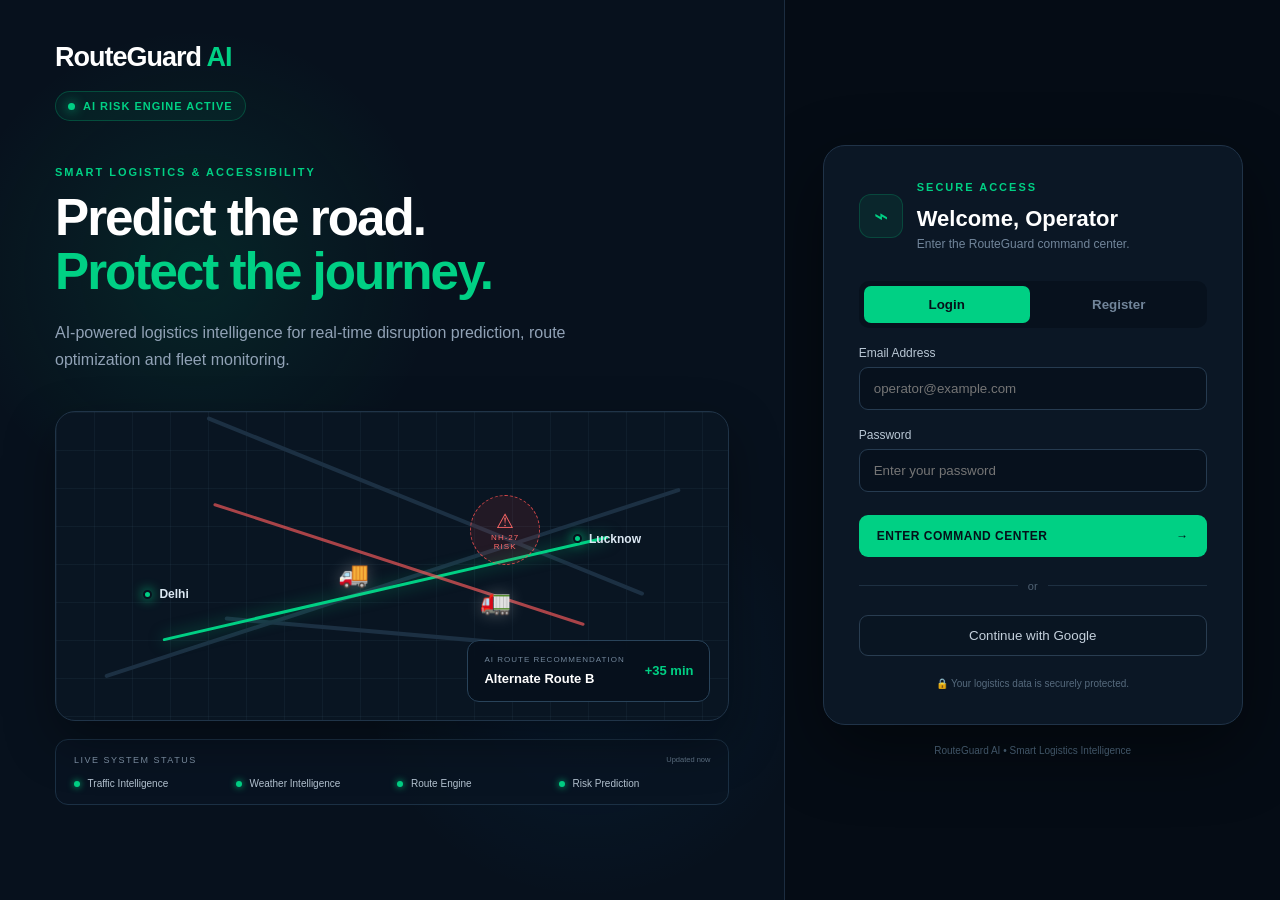
<file: index.html>
<!DOCTYPE html>
<html lang="en">

<head>
    <meta charset="UTF-8">
    <meta name="viewport" content="width=device-width, initial-scale=1.0">

    <title>RouteGuard AI | Control Room</title>

    <link rel="stylesheet" href="style.css">
</head>

<body>

    <div class="control-room">

        <!-- LEFT: AI INTELLIGENCE -->
        <section class="intelligence">

            <div class="brand">
                RouteGuard <span>AI</span>
            </div>

            <div class="live-status">
                <span></span>
                AI RISK ENGINE ACTIVE
            </div>

            <div class="hero-text">
                <p class="eyebrow">SMART LOGISTICS & ACCESSIBILITY</p>

                <h1>
                    Predict the road.<br>
                    <span>Protect the journey.</span>
                </h1>

                <p>
                    AI-powered logistics intelligence for real-time
                    disruption prediction, route optimization and
                    fleet monitoring.
                </p>
            </div>


            <!-- MAP -->
            <div class="map-preview">

                <div class="map-grid"></div>

                <div class="road road-one"></div>
                <div class="road road-two"></div>
                <div class="road road-three"></div>

                <div class="route safe-route"></div>
                <div class="route danger-route"></div>

                <div class="location delhi">
                    <span></span>
                    Delhi
                </div>

                <div class="location lucknow">
                    <span></span>
                    Lucknow
                </div>

                <div class="truck truck-one">🚚</div>
                <div class="truck truck-two">🚛</div>

                <div class="danger-zone">
                    ⚠
                    <small>NH-27<br>RISK</small>
                </div>

                <div class="route-card">

                    <div>
                        <small>AI ROUTE RECOMMENDATION</small>
                        <strong>Alternate Route B</strong>
                    </div>

                    <div class="delay">
                        +35 min
                    </div>

                </div>

            </div>


            <!-- SYSTEM STATUS -->
            <div class="system-panel">

                <div class="system-title">
                    <span>LIVE SYSTEM STATUS</span>
                    <small>Updated now</small>
                </div>

                <div class="systems">

                    <div>
                        <span class="online"></span>
                        Traffic Intelligence
                    </div>

                    <div>
                        <span class="online"></span>
                        Weather Intelligence
                    </div>

                    <div>
                        <span class="online"></span>
                        Route Engine
                    </div>

                    <div>
                        <span class="online"></span>
                        Risk Prediction
                    </div>

                </div>

            </div>

        </section>


        <!-- RIGHT: LOGIN -->
        <section class="access">

            <div class="access-box">

                <div class="access-header">

                    <div class="shield">⌁</div>

                    <div>
                        <p class="eyebrow">SECURE ACCESS</p>
                        <h2>Welcome, Operator</h2>
                        <p>Enter the RouteGuard command center.</p>
                    </div>

                </div>


                <!-- LOGIN / REGISTER -->
                <div class="tabs">

                    <button id="loginTab" class="active">
                        Login
                    </button>

                    <button id="registerTab">
                        Register
                    </button>

                </div>


                <form id="authForm">

                    <div id="nameField" class="hidden">

                        <label>Full Name</label>

                        <input
                            type="text"
                            placeholder="Enter your full name"
                        >

                    </div>


                    <label>Email Address</label>

                    <input
                        type="email"
                        placeholder="operator@example.com"
                        required
                    >


                    <label>Password</label>

                    <input
                        type="password"
                        placeholder="Enter your password"
                        required
                    >


                    <div class="role-section hidden" id="roleSection">

                        <label>Operator Role</label>

                        <select>

                            <option>Fleet Manager</option>
                            <option>Logistics Operator</option>
                            <option>Driver</option>
                            <option>Administrator</option>

                        </select>

                    </div>


                    <button type="submit" class="enter-btn">

                        <span>ENTER COMMAND CENTER</span>
                        →

                    </button>

                </form>


                <div class="divider">
                    <span>or</span>
                </div>


                <button class="google-btn">
                    Continue with Google
                </button>


                <p class="secure-note">
                    🔒 Your logistics data is securely protected.
                </p>

            </div>


            <footer>
                RouteGuard AI • Smart Logistics Intelligence
            </footer>

        </section>

    </div>


    <script src="script.js"></script>

</body>

</html>
</file>
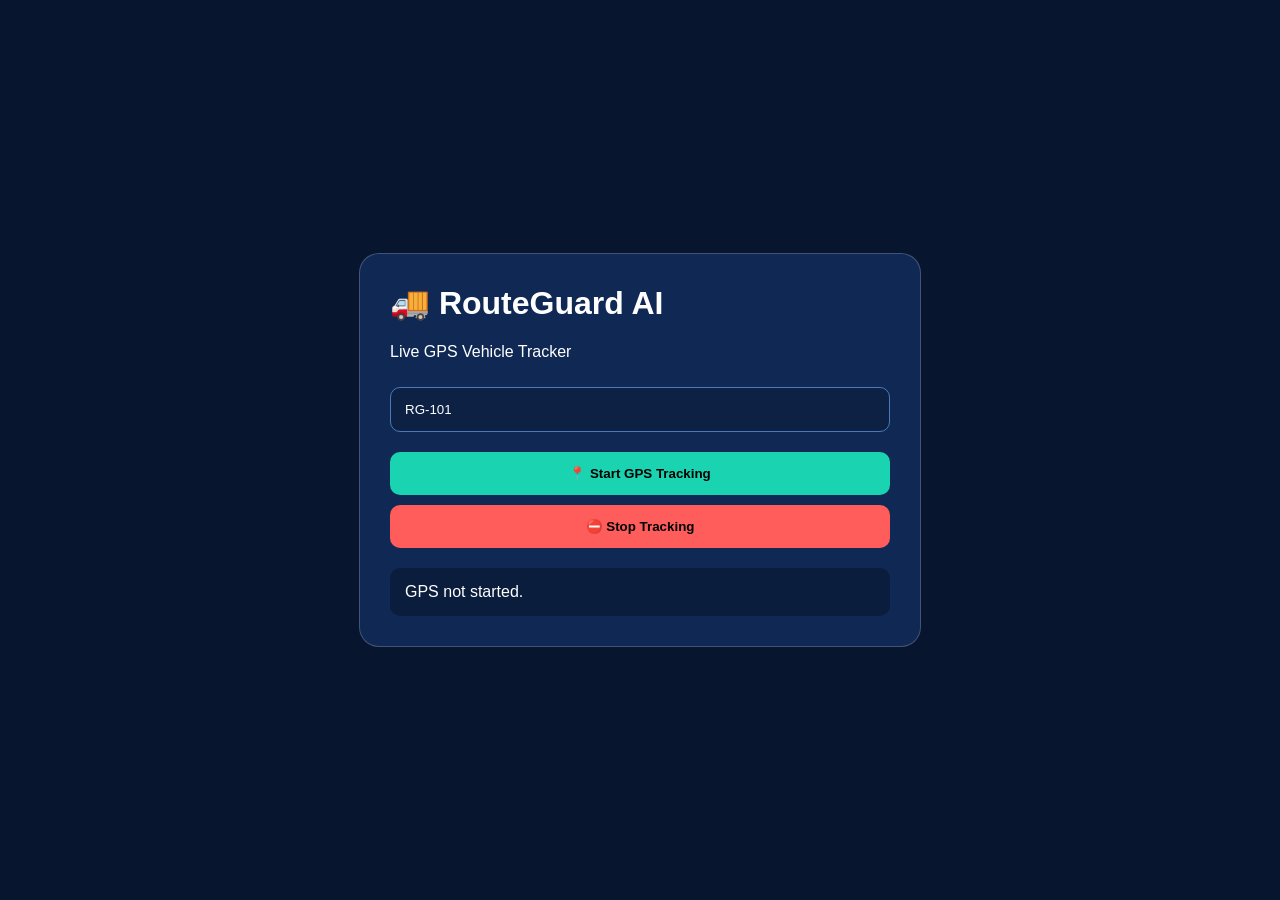
<file: gps.html>
<!DOCTYPE html>
<html lang="en">

<head>

    <meta charset="UTF-8">

    <meta
        name="viewport"
        content="width=device-width, initial-scale=1.0"
    >

    <title>RouteGuard AI | GPS</title>

    <style>

        body {
            margin: 0;
            font-family: Arial, sans-serif;
            background: #07152f;
            color: white;
            display: flex;
            justify-content: center;
            align-items: center;
            min-height: 100vh;
        }

        .card {
            width: 90%;
            max-width: 500px;
            padding: 30px;
            border-radius: 20px;
            background: rgba(20, 50, 100, 0.7);
            border: 1px solid rgba(255,255,255,0.2);
        }

        h1 {
            margin-top: 0;
        }

        input {
            width: 100%;
            box-sizing: border-box;
            padding: 14px;
            margin: 10px 0;
            border-radius: 10px;
            border: 1px solid #4d78b8;
            background: #0d2145;
            color: white;
        }

        button {
            width: 100%;
            padding: 14px;
            margin-top: 10px;
            border: none;
            border-radius: 10px;
            cursor: pointer;
            font-weight: bold;
        }

        #startBtn {
            background: #19d3b1;
        }

        #stopBtn {
            background: #ff5c5c;
        }

        #status {
            margin-top: 20px;
            padding: 15px;
            border-radius: 10px;
            background: #0b1d3c;
        }

    </style>

</head>


<body>

<div class="card">

    <h1>🚚 RouteGuard AI</h1>

    <p>
        Live GPS Vehicle Tracker
    </p>

    <input
        id="vehicleId"
        type="text"
        value="RG-101"
        placeholder="Vehicle ID"
    >

    <button
        id="startBtn"
        onclick="startTracking()"
    >
        📍 Start GPS Tracking
    </button>

    <button
        id="stopBtn"
        onclick="stopTracking()"
    >
        ⛔ Stop Tracking
    </button>

    <div id="status">
        GPS not started.
    </div>

</div>


<script>

const BACKEND_URL =
    window.location.origin;

let watchId = null;


// ==========================================
// START GPS
// ==========================================

function startTracking() {

    if (!navigator.geolocation) {

        updateStatus(
            "❌ This browser does not support GPS."
        );

        return;
    }


    const vehicleId =
        document
            .getElementById("vehicleId")
            .value
            .trim();


    if (!vehicleId) {

        updateStatus(
            "❌ Enter Vehicle ID."
        );

        return;
    }


    updateStatus(
        "📡 Requesting GPS permission..."
    );


    watchId =
        navigator.geolocation.watchPosition(

            position => {

                sendLocation(
                    vehicleId,
                    position
                );

            },

            error => {

                console.error(error);

                updateStatus(
                    "❌ GPS Error: " +
                    error.message
                );

            },

            {
                enableHighAccuracy: true,

                maximumAge: 5000,

                timeout: 10000

            }

        );

}


// ==========================================
// SEND GPS TO BACKEND
// ==========================================

async function sendLocation(
    vehicleId,
    position
) {

    const latitude =
        position.coords.latitude;

    const longitude =
        position.coords.longitude;

    const speed =
        position.coords.speed;

    const heading =
        position.coords.heading;


    updateStatus(

        "📡 Sending real GPS location..." +

        "<br><br>" +

        "Latitude: " +
        latitude +

        "<br>" +

        "Longitude: " +
        longitude

    );


    try {

        const response =
            await fetch(

                BACKEND_URL +
                "/api/vehicles/location",

                {

                    method: "POST",

                    headers: {
                        "Content-Type":
                            "application/json"
                    },

                    body:
                        JSON.stringify({

                            vehicle_id:
                                vehicleId,

                            latitude:
                                latitude,

                            longitude:
                                longitude,

                            speed:
                                speed !== null
                                    ? speed * 3.6
                                    : null,

                            heading:
                                heading,

                            status:
                                "active"

                        })

                }

            );


        const data =
            await response.json();


        if (!response.ok) {

            throw new Error(
                data.error ||
                "Backend rejected GPS data."
            );

        }


        updateStatus(

            "🟢 LIVE GPS CONNECTED" +

            "<br><br>" +

            "Vehicle: " +
            vehicleId +

            "<br>" +

            "Latitude: " +
            latitude.toFixed(6) +

            "<br>" +

            "Longitude: " +
            longitude.toFixed(6) +

            "<br>" +

            "Updated: " +
            new Date().toLocaleTimeString()

        );


    }

    catch (error) {

        console.error(error);

        updateStatus(

            "❌ Backend connection failed." +

            "<br><br>" +

            error.message

        );

    }

}


// ==========================================
// STOP GPS
// ==========================================

function stopTracking() {

    if (
        watchId !== null
    ) {

        navigator.geolocation.clearWatch(
            watchId
        );

        watchId = null;

    }


    updateStatus(
        "⛔ GPS tracking stopped."
    );

}


// ==========================================
// STATUS UI
// ==========================================

function updateStatus(message) {

    document
        .getElementById("status")
        .innerHTML = message;

}

</script>

</body>

</html>
</file>
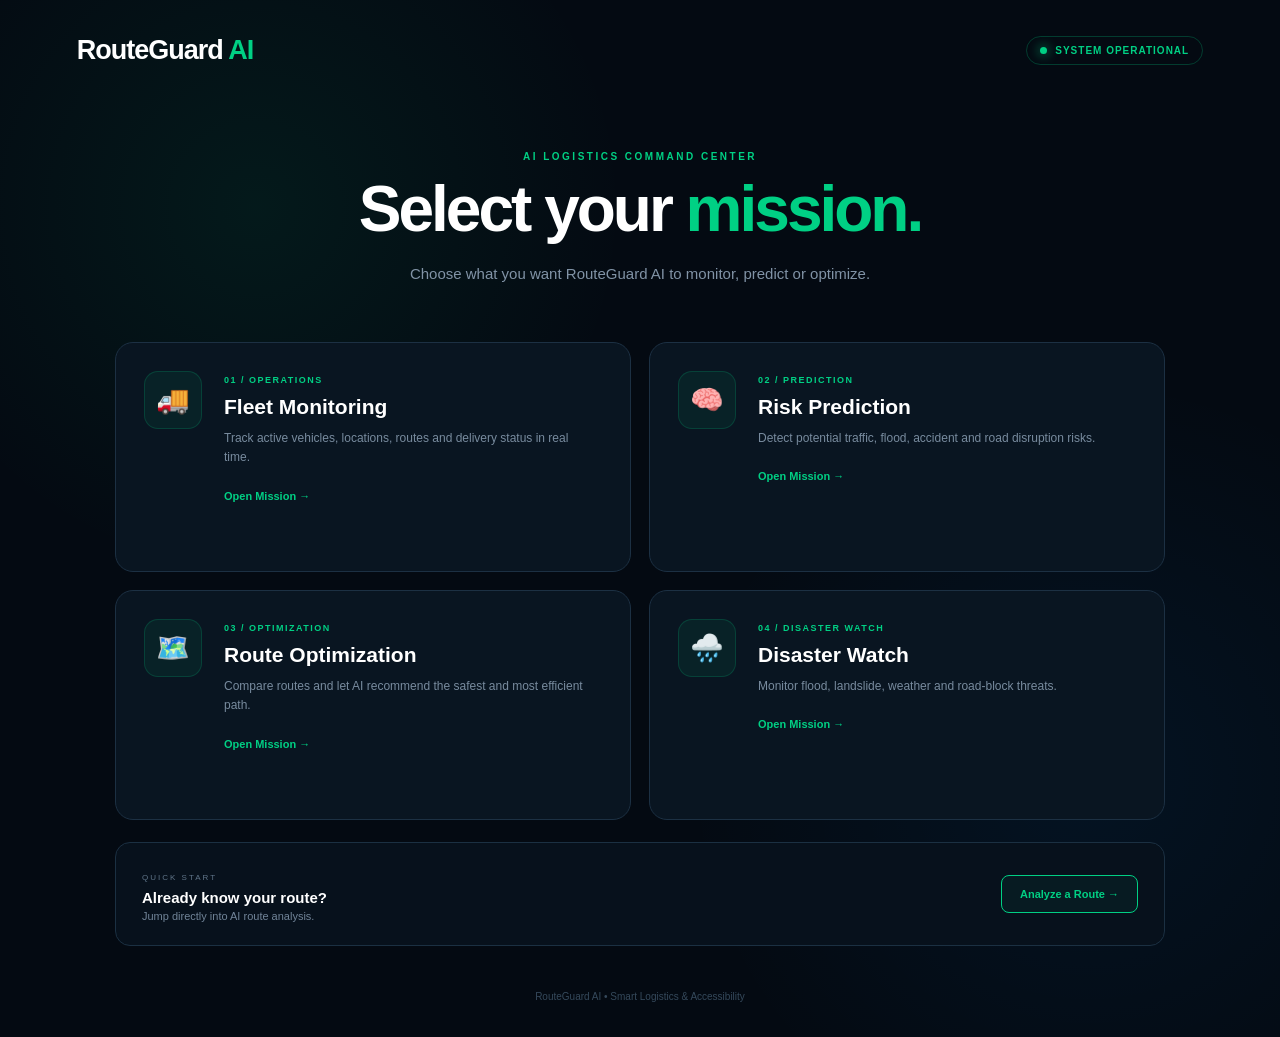
<file: mission.html>
<!DOCTYPE html>
<html lang="en">

<head>
    <meta charset="UTF-8">
    <meta name="viewport" content="width=device-width, initial-scale=1.0">

    <title>RouteGuard AI | Mission Select</title>

    <link rel="stylesheet" href="mission.css">
</head>

<body>

    <main class="mission-screen">

        <header class="topbar">

            <div class="brand">
                RouteGuard <span>AI</span>
            </div>

            <div class="system">
                <span></span>
                SYSTEM OPERATIONAL
            </div>

        </header>


        <section class="intro">

            <p class="eyebrow">
                AI LOGISTICS COMMAND CENTER
            </p>

            <h1>
                Select your <span>mission.</span>
            </h1>

            <p>
                Choose what you want RouteGuard AI to monitor,
                predict or optimize.
            </p>

        </section>


        <section class="missions">


            <!-- MISSION 1 -->

            <button class="mission-card">

                <div class="icon">
                    🚚
                </div>

                <div class="mission-content">

                    <span class="mission-number">
                        01 / OPERATIONS
                    </span>

                    <h2>
                        Fleet Monitoring
                    </h2>

                    <p>
                        Track active vehicles, locations,
                        routes and delivery status in real time.
                    </p>

                    <div class="mission-action">
                        Open Mission →
                    </div>

                </div>

            </button>


            <!-- MISSION 2 -->

            <button class="mission-card">

                <div class="icon">
                    🧠
                </div>

                <div class="mission-content">

                    <span class="mission-number">
                        02 / PREDICTION
                    </span>

                    <h2>
                        Risk Prediction
                    </h2>

                    <p>
                        Detect potential traffic, flood,
                        accident and road disruption risks.
                    </p>

                    <div class="mission-action">
                        Open Mission →
                    </div>

                </div>

            </button>


            <!-- MISSION 3 -->

            <button class="mission-card">

                <div class="icon">
                    🗺️
                </div>

                <div class="mission-content">

                    <span class="mission-number">
                        03 / OPTIMIZATION
                    </span>

                    <h2>
                        Route Optimization
                    </h2>

                    <p>
                        Compare routes and let AI recommend
                        the safest and most efficient path.
                    </p>

                    <div class="mission-action">
                        Open Mission →
                    </div>

                </div>

            </button>


            <!-- MISSION 4 -->

            <button class="mission-card">

                <div class="icon">
                    🌧️
                </div>

                <div class="mission-content">

                    <span class="mission-number">
                        04 / DISASTER WATCH
                    </span>

                    <h2>
                        Disaster Watch
                    </h2>

                    <p>
                        Monitor flood, landslide, weather
                        and road-block threats.
                    </p>

                    <div class="mission-action">
                        Open Mission →
                    </div>

                </div>

            </button>

        </section>


        <section class="quick-route">

            <div>
                <span>QUICK START</span>

                <h3>
                    Already know your route?
                </h3>

                <p>
                    Jump directly into AI route analysis.
                </p>
            </div>

            <button>
                Analyze a Route →
            </button>

        </section>


        <footer>
            RouteGuard AI • Smart Logistics & Accessibility
        </footer>

        <script src="mission.js"></script>

    </main>

</body>

</html>
</file>
<file: style.css>
* {
    margin: 0;
    padding: 0;
    box-sizing: border-box;
}

body {
    font-family: Arial, Helvetica, sans-serif;
    background: #050b14;
    color: #ffffff;
    min-height: 100vh;
    overflow-x: hidden;
}

.control-room {
    min-height: 100vh;
    display: grid;
    grid-template-columns: 1.35fr 0.85fr;
}


/* =========================
   LEFT INTELLIGENCE PANEL
========================= */

.intelligence {
    position: relative;
    padding: 42px 55px;
    overflow: hidden;
    border-right: 1px solid #1c2d40;
    background:
        radial-gradient(circle at 25% 30%, rgba(0, 208, 132, 0.10), transparent 28%),
        radial-gradient(circle at 75% 75%, rgba(0, 130, 255, 0.08), transparent 25%),
        #07111d;
}

.brand {
    font-size: 27px;
    font-weight: 800;
    letter-spacing: -1px;
}

.brand span {
    color: #00d084;
}

.live-status {
    display: inline-flex;
    align-items: center;
    gap: 8px;
    margin-top: 18px;
    padding: 8px 12px;
    border: 1px solid rgba(0, 208, 132, 0.25);
    border-radius: 20px;
    color: #00d084;
    background: rgba(0, 208, 132, 0.06);
    font-size: 11px;
    font-weight: 700;
    letter-spacing: 1px;
}

.live-status span {
    width: 7px;
    height: 7px;
    border-radius: 50%;
    background: #00d084;
    box-shadow: 0 0 12px #00d084;
    animation: pulse 1.5s infinite;
}

.hero-text {
    max-width: 650px;
    margin-top: 45px;
}

.eyebrow {
    color: #00d084;
    font-size: 11px;
    font-weight: 700;
    letter-spacing: 2px;
    margin-bottom: 13px;
}

.hero-text h1 {
    font-size: clamp(38px, 4vw, 62px);
    line-height: 1.05;
    letter-spacing: -2px;
}

.hero-text h1 span {
    color: #00d084;
}

.hero-text > p:last-child {
    max-width: 560px;
    margin-top: 20px;
    color: #91a2b6;
    line-height: 1.7;
}


/* =========================
   MAP
========================= */

.map-preview {
    position: relative;
    height: 310px;
    margin-top: 38px;
    overflow: hidden;
    border: 1px solid #203448;
    border-radius: 20px;
    background: #091522;
    box-shadow: 0 20px 50px rgba(0, 0, 0, 0.35);
}

.map-grid {
    position: absolute;
    inset: 0;

    background-image:
        linear-gradient(rgba(110, 145, 170, 0.07) 1px, transparent 1px),
        linear-gradient(90deg, rgba(110, 145, 170, 0.07) 1px, transparent 1px);

    background-size: 38px 38px;
}

.road {
    position: absolute;
    height: 4px;
    background: #1c3043;
    border-radius: 20px;
    transform: rotate(-18deg);
}

.road-one {
    width: 90%;
    top: 55%;
    left: 5%;
}

.road-two {
    width: 70%;
    top: 30%;
    left: 20%;
    transform: rotate(22deg);
}

.road-three {
    width: 60%;
    top: 72%;
    left: 25%;
    transform: rotate(5deg);
}

.route {
    position: absolute;
    height: 3px;
    border-radius: 20px;
    z-index: 2;
}

.safe-route {
    width: 68%;
    left: 15%;
    top: 57%;
    background: #00d084;
    box-shadow: 0 0 15px rgba(0, 208, 132, 0.6);
    transform: rotate(-13deg);
}

.danger-route {
    width: 58%;
    left: 22%;
    top: 49%;
    background: #ff5c5c;
    opacity: 0.65;
    transform: rotate(18deg);
}

.location {
    position: absolute;
    z-index: 5;
    display: flex;
    align-items: center;
    gap: 7px;
    color: #dce8f3;
    font-size: 12px;
    font-weight: 700;
}

.location span {
    width: 9px;
    height: 9px;
    background: #00d084;
    border: 2px solid #07111d;
    border-radius: 50%;
    box-shadow: 0 0 12px #00d084;
}

.delhi {
    left: 13%;
    top: 57%;
}

.lucknow {
    right: 13%;
    top: 39%;
}

.truck {
    position: absolute;
    z-index: 6;
    font-size: 25px;
    filter: drop-shadow(0 0 8px rgba(255,255,255,0.25));
}

.truck-one {
    left: 42%;
    top: 48%;
    animation: truckMove 5s ease-in-out infinite;
}

.truck-two {
    left: 63%;
    top: 57%;
    animation: truckMove 6s ease-in-out infinite reverse;
}

.danger-zone {
    position: absolute;
    z-index: 4;
    right: 28%;
    top: 27%;
    width: 70px;
    height: 70px;
    border: 1px dashed rgba(255, 82, 82, 0.8);
    border-radius: 50%;
    background: rgba(255, 70, 70, 0.10);
    display: flex;
    align-items: center;
    justify-content: center;
    flex-direction: column;
    color: #ff6868;
    font-size: 20px;
    animation: dangerPulse 2s infinite;
}

.danger-zone small {
    font-size: 8px;
    text-align: center;
    letter-spacing: 1px;
}


/* Route recommendation */

.route-card {
    position: absolute;
    right: 18px;
    bottom: 18px;
    z-index: 10;
    min-width: 235px;
    display: flex;
    align-items: center;
    justify-content: space-between;
    gap: 20px;
    padding: 14px 16px;
    border: 1px solid #29435a;
    border-radius: 12px;
    background: rgba(7, 17, 29, 0.92);
    backdrop-filter: blur(10px);
}

.route-card small {
    display: block;
    color: #73879b;
    font-size: 8px;
    letter-spacing: 1px;
    margin-bottom: 5px;
}

.route-card strong {
    font-size: 13px;
}

.delay {
    color: #00d084;
    font-weight: 800;
    font-size: 13px;
}


/* =========================
   SYSTEM STATUS
========================= */

.system-panel {
    margin-top: 18px;
    padding: 15px 18px;
    border: 1px solid #1b3044;
    border-radius: 13px;
    background: rgba(9, 21, 34, 0.8);
}

.system-title {
    display: flex;
    justify-content: space-between;
    color: #7f92a6;
    font-size: 9px;
    letter-spacing: 1.5px;
}

.system-title small {
    letter-spacing: 0;
    color: #5f7285;
}

.systems {
    display: grid;
    grid-template-columns: repeat(4, 1fr);
    gap: 10px;
    margin-top: 13px;
}

.systems div {
    color: #b5c4d2;
    font-size: 10px;
}

.online {
    display: inline-block;
    width: 6px;
    height: 6px;
    margin-right: 5px;
    border-radius: 50%;
    background: #00d084;
    box-shadow: 0 0 7px #00d084;
}


/* =========================
   RIGHT ACCESS PANEL
========================= */

.access {
    display: flex;
    flex-direction: column;
    justify-content: center;
    align-items: center;
    padding: 35px;
    background: #050c15;
}

.access-box {
    width: 100%;
    max-width: 420px;
    padding: 35px;
    border: 1px solid #203348;
    border-radius: 22px;
    background: #0b1725;
    box-shadow: 0 25px 70px rgba(0, 0, 0, 0.45);
}

.access-header {
    display: flex;
    gap: 14px;
    align-items: center;
}

.shield {
    width: 44px;
    height: 44px;
    display: flex;
    justify-content: center;
    align-items: center;
    border-radius: 12px;
    color: #00d084;
    background: rgba(0, 208, 132, 0.08);
    border: 1px solid rgba(0, 208, 132, 0.2);
    font-size: 24px;
}

.access-header h2 {
    font-size: 22px;
    margin-bottom: 5px;
}

.access-header p:last-child {
    color: #71859a;
    font-size: 12px;
}


/* Tabs */

.tabs {
    display: flex;
    gap: 6px;
    margin-top: 30px;
    padding: 5px;
    border-radius: 10px;
    background: #07111d;
}

.tabs button {
    flex: 1;
    border: none;
    padding: 11px;
    border-radius: 7px;
    color: #71859a;
    background: transparent;
    cursor: pointer;
    font-weight: 600;
}

.tabs button.active {
    color: #061019;
    background: #00d084;
}


/* Form */

label {
    display: block;
    margin: 18px 0 7px;
    color: #b9c7d4;
    font-size: 12px;
}

input,
select {
    width: 100%;
    padding: 13px 14px;
    outline: none;
    border: 1px solid #263b50;
    border-radius: 9px;
    color: white;
    background: #07111d;
}

input:focus,
select:focus {
    border-color: #00d084;
    box-shadow: 0 0 0 3px rgba(0, 208, 132, 0.06);
}

select {
    cursor: pointer;
}


/* Enter button */

.enter-btn {
    width: 100%;
    margin-top: 23px;
    padding: 14px;
    border: none;
    border-radius: 9px;
    display: flex;
    align-items: center;
    justify-content: space-between;
    padding-left: 18px;
    padding-right: 18px;
    background: #00d084;
    color: #041019;
    font-size: 12px;
    font-weight: 800;
    letter-spacing: 0.5px;
    cursor: pointer;
    transition: 0.2s;
}

.enter-btn:hover {
    transform: translateY(-2px);
    box-shadow: 0 10px 25px rgba(0, 208, 132, 0.2);
}


/* Divider */

.divider {
    display: flex;
    align-items: center;
    gap: 10px;
    margin: 23px 0;
    color: #506274;
    font-size: 11px;
}

.divider::before,
.divider::after {
    content: "";
    flex: 1;
    height: 1px;
    background: #1e3042;
}


/* Google */

.google-btn {
    width: 100%;
    padding: 12px;
    border: 1px solid #293d51;
    border-radius: 9px;
    color: #c4d0dc;
    background: #091522;
    cursor: pointer;
}

.google-btn:hover {
    border-color: #466078;
}


/* Footer */

.secure-note {
    margin-top: 22px;
    text-align: center;
    color: #566a7d;
    font-size: 10px;
}

footer {
    margin-top: 20px;
    color: #405466;
    font-size: 10px;
}


/* Hidden */

.hidden {
    display: none;
}


/* =========================
   ANIMATIONS
========================= */

@keyframes pulse {

    0%, 100% {
        opacity: 1;
    }

    50% {
        opacity: 0.3;
    }
}

@keyframes truckMove {

    0%, 100% {
        transform: translateX(0);
    }

    50% {
        transform: translateX(35px);
    }
}

@keyframes dangerPulse {

    0%, 100% {
        transform: scale(1);
        opacity: 0.8;
    }

    50% {
        transform: scale(1.12);
        opacity: 0.45;
    }
}


/* =========================
   RESPONSIVE
========================= */

@media (max-width: 950px) {

    .control-room {
        grid-template-columns: 1fr;
    }

    .intelligence {
        border-right: none;
        border-bottom: 1px solid #1c2d40;
    }

    .access {
        padding: 50px 25px;
    }
}

@media (max-width: 600px) {

    .intelligence {
        padding: 30px 20px;
    }

    .hero-text h1 {
        font-size: 38px;
    }

    .systems {
        grid-template-columns: repeat(2, 1fr);
    }

    .map-preview {
        height: 260px;
    }

    .access-box {
        padding: 25px 20px;
    }
}
</file>
<file: mission.css>
* {
    margin: 0;
    padding: 0;
    box-sizing: border-box;
}

body {
    font-family: Arial, Helvetica, sans-serif;
    background: #040a12;
    color: white;
    min-height: 100vh;
}

.mission-screen {
    min-height: 100vh;
    padding: 35px 6%;
    background:
        radial-gradient(circle at 20% 20%, rgba(0, 208, 132, 0.08), transparent 28%),
        radial-gradient(circle at 85% 75%, rgba(0, 140, 255, 0.07), transparent 30%),
        #040a12;
}


/* TOP BAR */

.topbar {
    display: flex;
    align-items: center;
    justify-content: space-between;
}

.brand {
    font-size: 27px;
    font-weight: 800;
    letter-spacing: -1px;
}

.brand span {
    color: #00d084;
}

.system {
    display: flex;
    align-items: center;
    gap: 8px;
    padding: 8px 13px;
    border: 1px solid rgba(0, 208, 132, 0.25);
    border-radius: 20px;
    color: #00d084;
    font-size: 10px;
    font-weight: bold;
    letter-spacing: 1px;
}

.system span {
    width: 7px;
    height: 7px;
    border-radius: 50%;
    background: #00d084;
    box-shadow: 0 0 12px #00d084;
    animation: pulse 1.5s infinite;
}


/* INTRO */

.intro {
    max-width: 720px;
    margin: 85px auto 55px;
    text-align: center;
}

.eyebrow {
    color: #00d084;
    font-size: 10px;
    font-weight: bold;
    letter-spacing: 2.5px;
    margin-bottom: 15px;
}

.intro h1 {
    font-size: clamp(42px, 5vw, 68px);
    line-height: 1;
    letter-spacing: -3px;
}

.intro h1 span {
    color: #00d084;
}

.intro p:last-child {
    margin-top: 20px;
    color: #8193a6;
    font-size: 15px;
    line-height: 1.7;
}


/* MISSIONS */

.missions {
    max-width: 1050px;
    margin: auto;
    display: grid;
    grid-template-columns: repeat(2, 1fr);
    gap: 18px;
}

.mission-card {
    position: relative;
    min-height: 230px;
    padding: 28px;
    display: flex;
    gap: 22px;
    text-align: left;
    color: white;
    background: #091521;
    border: 1px solid #1c3043;
    border-radius: 18px;
    cursor: pointer;
    overflow: hidden;
    transition: 0.3s ease;
}

.mission-card::before {
    content: "";
    position: absolute;
    inset: 0;
    background: linear-gradient(
        120deg,
        rgba(0, 208, 132, 0.07),
        transparent 45%
    );
    opacity: 0;
    transition: 0.3s;
}

.mission-card:hover {
    transform: translateY(-6px);
    border-color: rgba(0, 208, 132, 0.55);
    box-shadow: 0 18px 45px rgba(0, 0, 0, 0.35);
}

.mission-card:hover::before {
    opacity: 1;
}


/* ICON */

.icon {
    position: relative;
    z-index: 2;
    min-width: 58px;
    height: 58px;
    display: flex;
    align-items: center;
    justify-content: center;
    border-radius: 14px;
    font-size: 27px;
    background: rgba(0, 208, 132, 0.07);
    border: 1px solid rgba(0, 208, 132, 0.18);
}


/* CONTENT */

.mission-content {
    position: relative;
    z-index: 2;
}

.mission-number {
    color: #00d084;
    font-size: 9px;
    font-weight: bold;
    letter-spacing: 1.5px;
}

.mission-content h2 {
    margin-top: 9px;
    font-size: 21px;
}

.mission-content p {
    max-width: 360px;
    margin-top: 10px;
    color: #788b9e;
    font-size: 12px;
    line-height: 1.65;
}

.mission-action {
    margin-top: 22px;
    color: #00d084;
    font-size: 11px;
    font-weight: bold;
}


/* QUICK ROUTE */

.quick-route {
    max-width: 1050px;
    margin: 22px auto 0;
    padding: 23px 26px;
    display: flex;
    align-items: center;
    justify-content: space-between;
    gap: 20px;
    border: 1px solid #1b3042;
    border-radius: 15px;
    background: #07111c;
}

.quick-route span {
    color: #607589;
    font-size: 8px;
    letter-spacing: 2px;
}

.quick-route h3 {
    margin-top: 5px;
    font-size: 15px;
}

.quick-route p {
    margin-top: 4px;
    color: #718498;
    font-size: 11px;
}

.quick-route button {
    padding: 12px 18px;
    border: 1px solid #00d084;
    border-radius: 8px;
    color: #00d084;
    background: rgba(0, 208, 132, 0.05);
    font-size: 11px;
    font-weight: bold;
    cursor: pointer;
    transition: 0.2s;
}

.quick-route button:hover {
    color: #041019;
    background: #00d084;
}


/* FOOTER */

footer {
    margin-top: 45px;
    text-align: center;
    color: #35495b;
    font-size: 10px;
}


/* ANIMATION */

@keyframes pulse {
    0%, 100% {
        opacity: 1;
    }

    50% {
        opacity: 0.35;
    }
}


/* RESPONSIVE */

@media (max-width: 750px) {

    .mission-screen {
        padding: 25px 20px;
    }

    .intro {
        margin-top: 60px;
    }

    .missions {
        grid-template-columns: 1fr;
    }

    .quick-route {
        flex-direction: column;
        align-items: flex-start;
    }
}

@media (max-width: 480px) {

    .topbar {
        align-items: flex-start;
        gap: 15px;
    }

    .system {
        font-size: 8px;
    }

    .intro h1 {
        font-size: 42px;
    }

    .mission-card {
        padding: 22px;
    }
}
</file>
